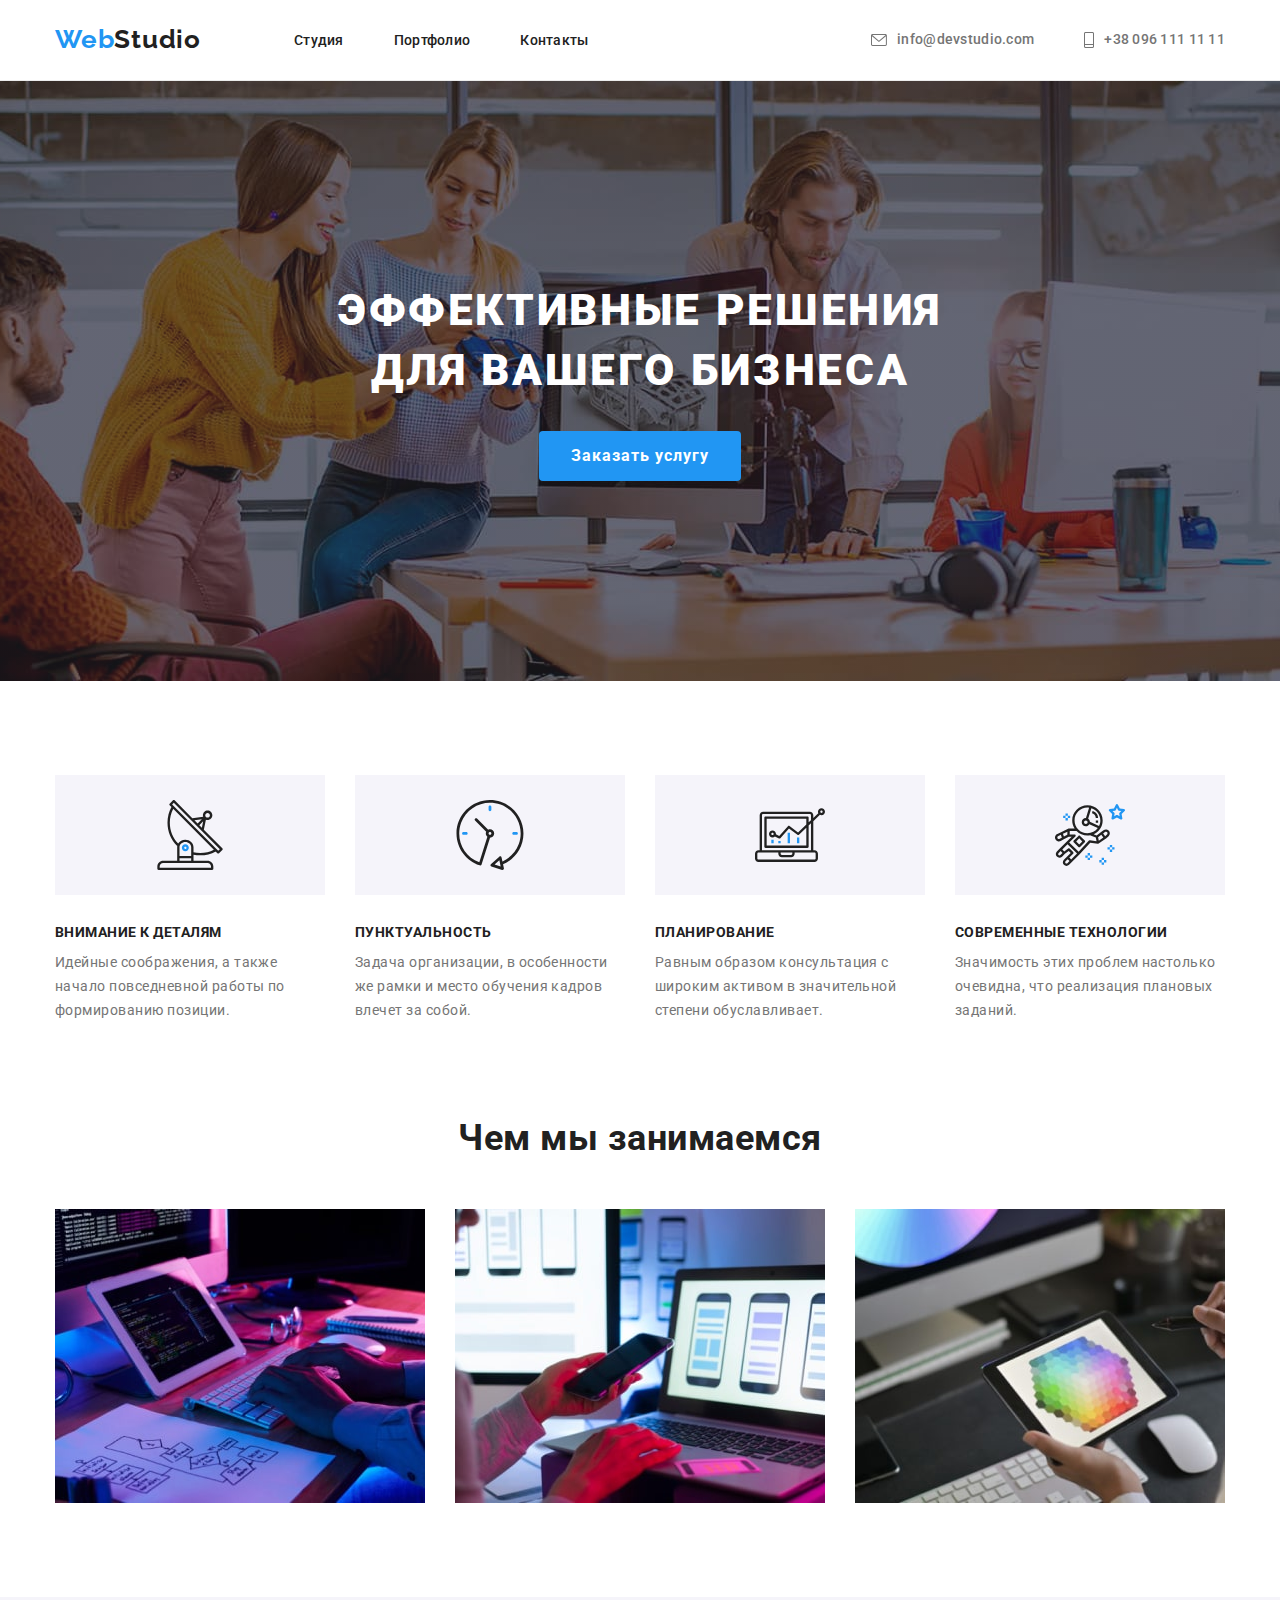
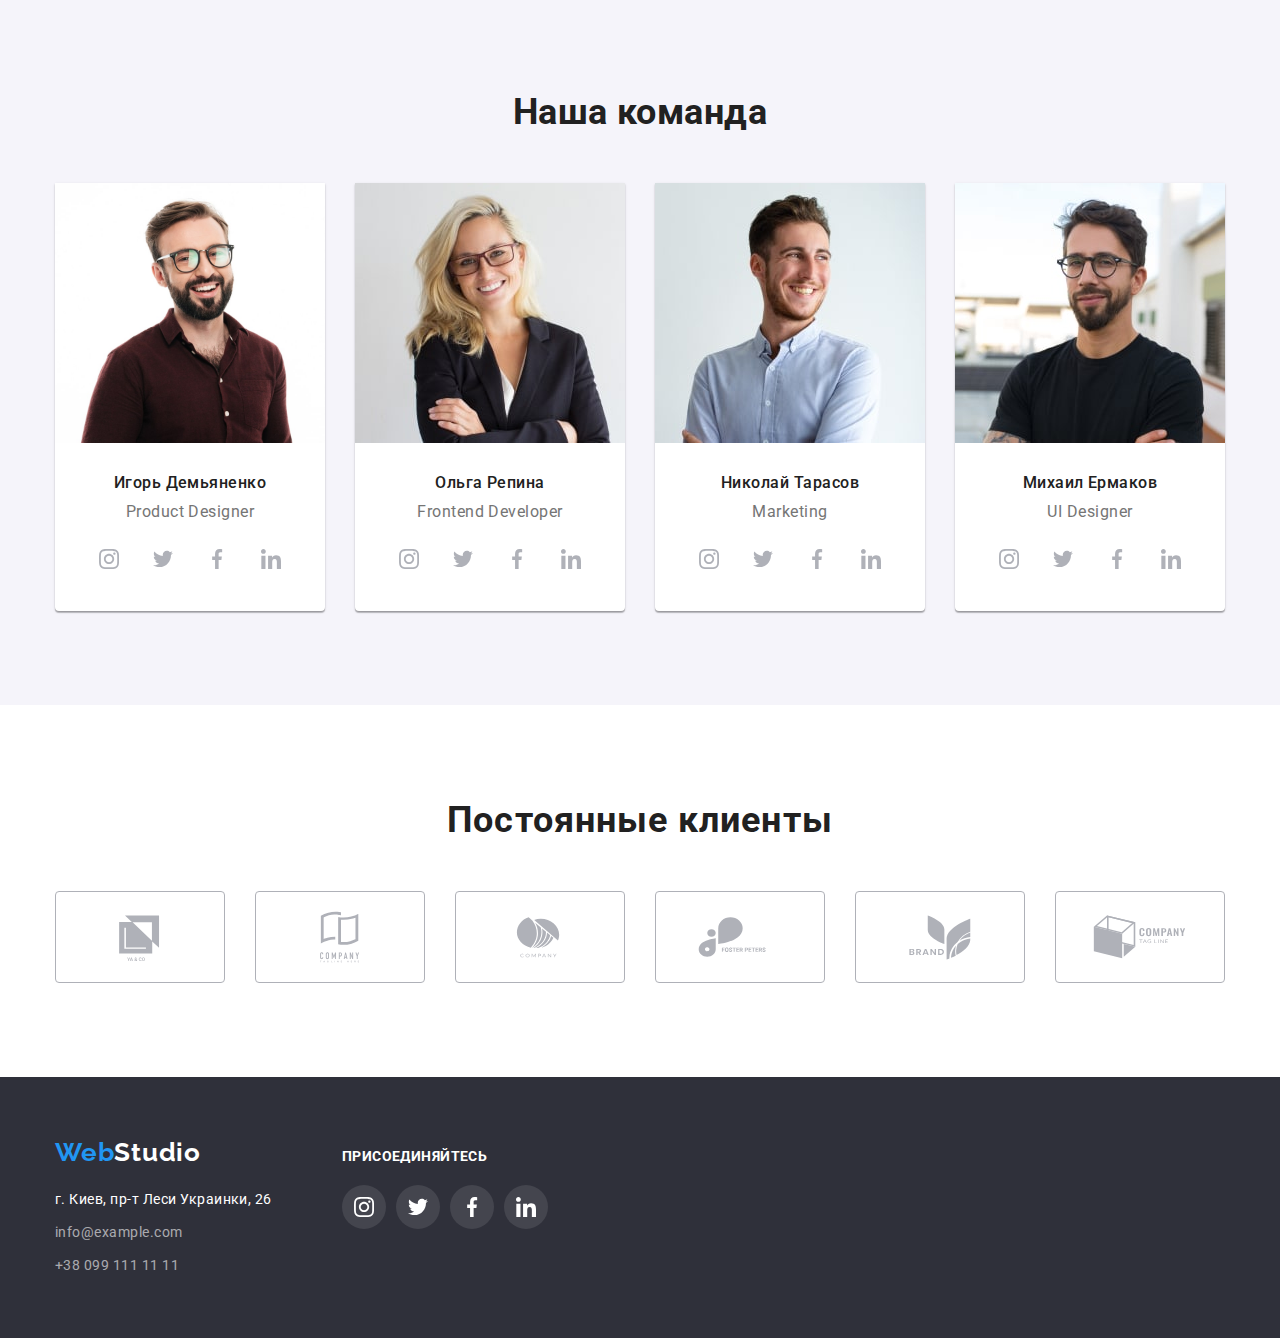
<file: index.html>
<!DOCTYPE html>
<html lang="ru">
    <head>
        <meta charset="UTF-8">
        <meta http-equiv="X-UA-Compatible" content="IE=edge">
        <meta name="viewport" content="width=device-width, initial-scale=1.0">
        <title>hw2</title>
        <link rel="stylesheet" href="https://fonts.googleapis.com/css2?family=Raleway:wght@700&family=Roboto:wght@400;500;700;900&display=swap"/>
        <link rel="stylesheet" href="https://cdnjs.cloudflare.com/ajax/libs/modern-normalize/1.1.0/modern-normalize.min.css
        
        
        
        " />
        <link rel="stylesheet" href="./css/styles.css"/>

    </head>
    <body class="page">
        <!--Шапка сайта -->
        <header class="hader">
            <div class="container">
                <nav class="site-nav">
                    <a class="logo-blue link" href="">Web<span class="logo-black">Studio</span></a>                
                
                    <ul class="site-nav list">
                        <li class="site-nav-item"><a class="link list-current" href="./index.html">Студия</a></li>
                        <li class="site-nav-item"><a class="link" href="./portfolio.html">Портфолио</a></li>
                        <li class="site-nav-item"><a class="link" href="./index.html">Контакты</a></li>
                    </ul>
                </nav>
                          
                <ul class="contact list">
                    <li class="cont"><a class="contact-link link mail" href="mailto:info@devstudio.com">
                        <svg class="icon-contact mail" width="16" height="12">
                            <use href="./images/icons.svg#icon-envelope"></use> 
                        </svg>info@devstudio.com</a>
                    </li>
                    <li class="cont"><a class="contact-link link tel" href="tel:+380961111111">
                        <svg class="icon-contact tel" width="10" height="16">
                            <use href="./images/icons.svg#icon-phone"></use>
                        </svg>+38 096 111 11 11</a>
                    </li>
                </ul>
                
            </div>    
        </header>
            
        <main>
            <!-- Герой -->
            <section class="hero">    
                <div class="container">
                    <h1 class="hero-title">ЭФФЕКТИВНЫЕ РЕШЕНИЯ
                        <br>
                        ДЛЯ ВАШЕГО БИЗНЕСА
                    </h1> 
                    <button class="button" type="button">
                        Заказать услугу
                    </button>
                </div>  
            </section>
            
            <!-- Преимущества -->
            
            <section class="section">
                <div class="container">
                    <h2 class="visually-hidden"><span >Наши преимущества</span></h2>
                    <ul class="feature-list list">
                        <li class="feature-title">
                            <div class="feature-icon">
                                <svg width="70" height="70">
                                    <use href="./images/icons.svg#icon-antena"></use>
                                </svg>
                            </div>
                            <h3 class="title">Внимание к деталям</h3>
                            <p class="title-item">Идейные соображения, а также начало повседневной работы по формированию позиции.</p>
                        </li>
                        <li class="feature-title">
                            <div class="feature-icon">
                                <svg width="70" height="70">
                                    <use href="./images/icons.svg#icon-clock"></use>
                                </svg>
                            </div>
                            <h3 class="title">Пунктуальность</h3>
                            <p class="title-item">Задача организации, в особенности же рамки и место обучения кадров влечет за собой.</p>
                        </li>
                        <li class="feature-title">
                            <div class="feature-icon">
                                <svg width="70" height="70">
                                    <use href="./images/icons.svg#icon-comp"></use>
                                </svg>
                            </div>
                            <h3 class="title">Планирование</h3>
                           <p class="title-item">Равным образом консультация c широким активом в значительной степени обуславливает.</p>
                         </li>
                        <li class="feature-title">
                            <div class="feature-icon">
                                <svg width="70" height="70">
                                    <use href="./images/icons.svg#icon-astronaut"></use>
                                </svg>
                            </div>
                            <h3 class="title">Современные технологии</h3>
                            <p class="title-item">Значимость этих проблем настолько очевидна, что реализация плановых заданий.</p>
                        </li>
                    </ul>
                </div>
            </section>
            
            <!-- Чем занимаемся -->
              
            <section class="section-doing section">
                 <div class="container">
                    <h2 class="section-title">Чем мы занимаемся</h2>
                    <ul class="work-list list">
                        <li class="working"><img src="./images/img-1.jpg" alt="Руководитель проверяет код" width="370" height="294"></li>
                        <li class="working"><img src="./images/img-2.jpg" alt="Работник настраивает экран" width="370" height="294"></li>
                        <li class="working"><img src="./images/img-3.jpg" alt="Работник ищет цвет" width="370" height="294"></li>
                    </ul>
                </div>      
            </section>        
             
                                  
            <!-- Наша команда -->
            <section class="section section-team">
                <div class="container">
                    <h2 class="section-title">Наша команда</h2> 
                    <ul class="team-name list">
                        <li class="staff">
                            <img src="./images/img-4.jpg" alt="Портрет работника" width="270" height="260">
                            <div class="our">
                                <h3 class="name">Игорь Демьяненко</h3>
                                <p class="position">Product Designer</p>
                                <ul class="masters-soc-list">
                                    <li class="masters-soc-item">
                                        <a href="" class="masters-soc-link">
                                            <svg class="masters-soc-icon" width="20" height="20">
                                                <use href="./images/icons.svg#icon-instagram"></use>
                                            </svg>
                                        </a>
                                    </li>
                                    <li class="masters-soc-item">
                                        <a href="" class="masters-soc-link">
                                            <svg class="masters-soc-icon" width="20" height="20">
                                                <use href="./images/icons.svg#icon-twitter"></use>
                                            </svg>
                                        </a>
                                    </li>
                                    <li class="masters-soc-item">
                                        <a href="" class="masters-soc-link">
                                            <svg class="masters-soc-icon" width="20" height="20">
                                                <use href="./images/icons.svg#icon-facebook"></use>
                                            </svg>
                                        </a>
                                    </li>
                                    <li class="masters-soc-item">
                                        <a href="" class="masters-soc-link">
                                            <svg class="masters-soc-icon" width="20" height="20">
                                                <use href="./images/icons.svg#icon-linkedin"></use>
                                            </svg>
                                        </a>
                                    </li>
                                </ul>
                            </div>        
                        </li>
                        <li class="staff">
                            <img src="./images/img-5.jpg" alt="Портрет работницы" width="270" height="260">
                            <div class="our">
                                <h3 class="name">Ольга Репина</h3>
                                <p class="position">Frontend Developer</p>
                                <ul class="masters-soc-list">
                                    <li class="masters-soc-item">
                                        <a href="" class="masters-soc-link">
                                            <svg class="masters-soc-icon" width="20" height="20">
                                                <use href="./images/icons.svg#icon-instagram"></use>
                                            </svg>
                                        </a>
                                    </li>
                                    <li class="masters-soc-item">
                                        <a href="" class="masters-soc-link">
                                            <svg class="masters-soc-icon" width="20" height="20">
                                                <use href="./images/icons.svg#icon-twitter"></use>
                                            </svg>
                                        </a>
                                    </li>
                                    <li class="masters-soc-item">
                                        <a href="" class="masters-soc-link">
                                            <svg class="masters-soc-icon" width="20" height="20">
                                                <use href="./images/icons.svg#icon-facebook"></use>
                                            </svg>
                                        </a>
                                    </li>
                                    <li class="masters-soc-item">
                                        <a href="" class="masters-soc-link">
                                            <svg class="masters-soc-icon" width="20" height="20">
                                                <use href="./images/icons.svg#icon-linkedin"></use>
                                            </svg>
                                        </a>
                                    </li>
                                </ul>
                            </div>
                        </li>
                        <li class="staff">
                            <img src="./images/img-6.jpg" alt="Портрет работника" width="270" height="260">
                            <div class="our">
                                <h3 class="name">Николай Тарасов</h3>
                                <p class="position">Marketing</p>
                                <ul class="masters-soc-list">
                                    <li class="masters-soc-item">
                                        <a href="" class="masters-soc-link">
                                            <svg class="masters-soc-icon" width="20" height="20">
                                                <use href="./images/icons.svg#icon-instagram"></use>
                                            </svg>
                                        </a>
                                    </li>
                                    <li class="masters-soc-item">
                                        <a href="" class="masters-soc-link">
                                            <svg class="masters-soc-icon" width="20" height="20">
                                                <use href="./images/icons.svg#icon-twitter"></use>
                                            </svg>
                                        </a>
                                    </li>
                                    <li class="masters-soc-item">
                                        <a href="" class="masters-soc-link">
                                            <svg class="masters-soc-icon" width="20" height="20">
                                                <use href="./images/icons.svg#icon-facebook"></use>
                                            </svg>
                                        </a>
                                    </li>
                                    <li class="masters-soc-item">
                                        <a href="" class="masters-soc-link">
                                            <svg class="masters-soc-icon" width="20" height="20">
                                                <use href="./images/icons.svg#icon-linkedin"></use>
                                            </svg>
                                        </a>
                                    </li>
                                </ul>
                            </div>
                        </li>
                        <li class="staff">
                            <img src="./images/img-7.jpg" alt="Портрет работника" width="270" height="260">
                            <div class="our">
                                <h3 class="name">Михаил Ермаков</h3>
                                <p class="position">UI Designer</p>
                                <ul class="masters-soc-list">
                                    <li class="masters-soc-item">
                                        <a href="" class="masters-soc-link">
                                            <svg class="masters-soc-icon" width="20" height="20">
                                                <use href="./images/icons.svg#icon-instagram"></use>
                                            </svg>
                                        </a>
                                    </li>
                                    <li class="masters-soc-item">
                                        <a href="" class="masters-soc-link">
                                            <svg class="masters-soc-icon" width="20" height="20">
                                                <use href="./images/icons.svg#icon-twitter"></use>
                                            </svg>
                                        </a>
                                    </li>
                                    <li class="masters-soc-item">
                                        <a href="" class="masters-soc-link">
                                            <svg class="masters-soc-icon" width="20" height="20">
                                                <use href="./images/icons.svg#icon-facebook"></use>
                                            </svg>
                                        </a>
                                    </li>
                                    <li class="masters-soc-item">
                                        <a href="" class="masters-soc-link">
                                            <svg class="masters-soc-icon" width="20" height="20">
                                                <use href="./images/icons.svg#icon-linkedin"></use>
                                            </svg>
                                        </a>
                                    </li>
                                </ul>
                            </div>
                        </li>
                    </ul>
                </div>
            </section>
            <!-- Наши клиенты -->
            <section class="section clients">        
                <div class="container">
                    <h2 class="client-title">Постоянные клиенты</h2>
                    <ul class="client-list">
                        <li class="client-icon">
                            <a href="" class="client-link">
                                <svg class="svg" width="106" height="60">
                                    <use class="use" href="./images/icons.svg#icon-client-1"></use>
                                </svg>
                            </a>    
                        </li>
                        <li class="client-icon">
                            <a href="" class="client-link">
                                <svg class="svg" width="106" height="60">
                                    <use  class="use" href="./images/icons.svg#icon-client-2"></use>
                                </svg>
                            </a>
                        </li>
                        <li class="client-icon">
                            <a href="" class="client-link">
                                <svg class="svg" width="106" height="60">
                                    <use class="use" href="./images/icons.svg#icon-client-3"></use>
                                </svg>
                            </a>
                        </li>
                        <li class="client-icon">
                            <a href="" class="client-link">
                                <svg class="svg" width="106" height="60">
                                    <use class="use" href="./images/icons.svg#icon-client-4"></use>
                                </svg>
                            </a>
                        </li>
                        <li class="client-icon">
                            <a href="" class="client-link">
                                <svg class="svg" width="106" height="60">
                                    <use class="use" href="./images/icons.svg#icon-client-5"></use>
                                </svg>
                            </a>
                        </li>
                        <li class="client-icon">
                            <a href="" class="client-link">
                                <svg class="svg" width="106" height="60">
                                    <use class="use" href="./images/icons.svg#icon-client-6"></use>
                                </svg>
                            </a>
                        </li>
                    </ul>
                </div>    
            </section>
            
        </main>
        <footer class="footer">
            <div class="container">
                
                <div class="footer-container">
                    <div class="logo-down">
                        <a class="logo-blue link-two" href="">Web<span class="logo-white">Studio</span></a>
                    </div>
                    <address>
                        <ul class="address list">
                            <li class="adr"><a class="city link-down" href="https://goo.gl/maps/exjHchh4HZXkeNrS6" rel="noopener noreferrer nofollow" target="_blank">г. Киев, пр-т Леси Украинки, 26</a></li>
                            <li class="adr"><a class="contact-item link-down" href="mailto:info@example.com">info@example.com</a></li>
                            <li class="adr"><a class="contact-item link-down" href="tel:+380991111111">+38 099 111 11 11</a></li>
                        </ul>
                    </address>
                </div> 
                <div class="social">
                    <h2 class="join-list">присоединяйтесь</h2>
                    <ul class="masters-soc-list">
                        <li class="masters-soc-item">
                            <a href="" class="masters-soc-link">
                                <svg class="masters-soc-icon-join" width="20" height="20">
                                    <use href="./images/icons.svg#icon-instagram"></use>
                                </svg>
                            </a>
                        </li>
                        <li class="masters-soc-item">
                            <a href="" class="masters-soc-link">
                                <svg class="masters-soc-icon-join" width="20" height="20">
                                    <use href="./images/icons.svg#icon-twitter"></use>
                                </svg>
                            </a>
                        </li>
                        <li class="masters-soc-item">
                            <a href="" class="masters-soc-link">
                                <svg class="masters-soc-icon-join" width="20" height="20">
                                    <use href="./images/icons.svg#icon-facebook"></use>
                                </svg>
                            </a>
                        </li>
                        <li class="masters-soc-item">
                            <a href="" class="masters-soc-link">
                                <svg class="masters-soc-icon-join" width="20" height="20">
                                    <use href="./images/icons.svg#icon-linkedin"></use>
                                </svg>
                            </a>
                        </li>
                    </ul>
                </div>   
            </div>        
        </footer>
    </body>
</html>
</file>
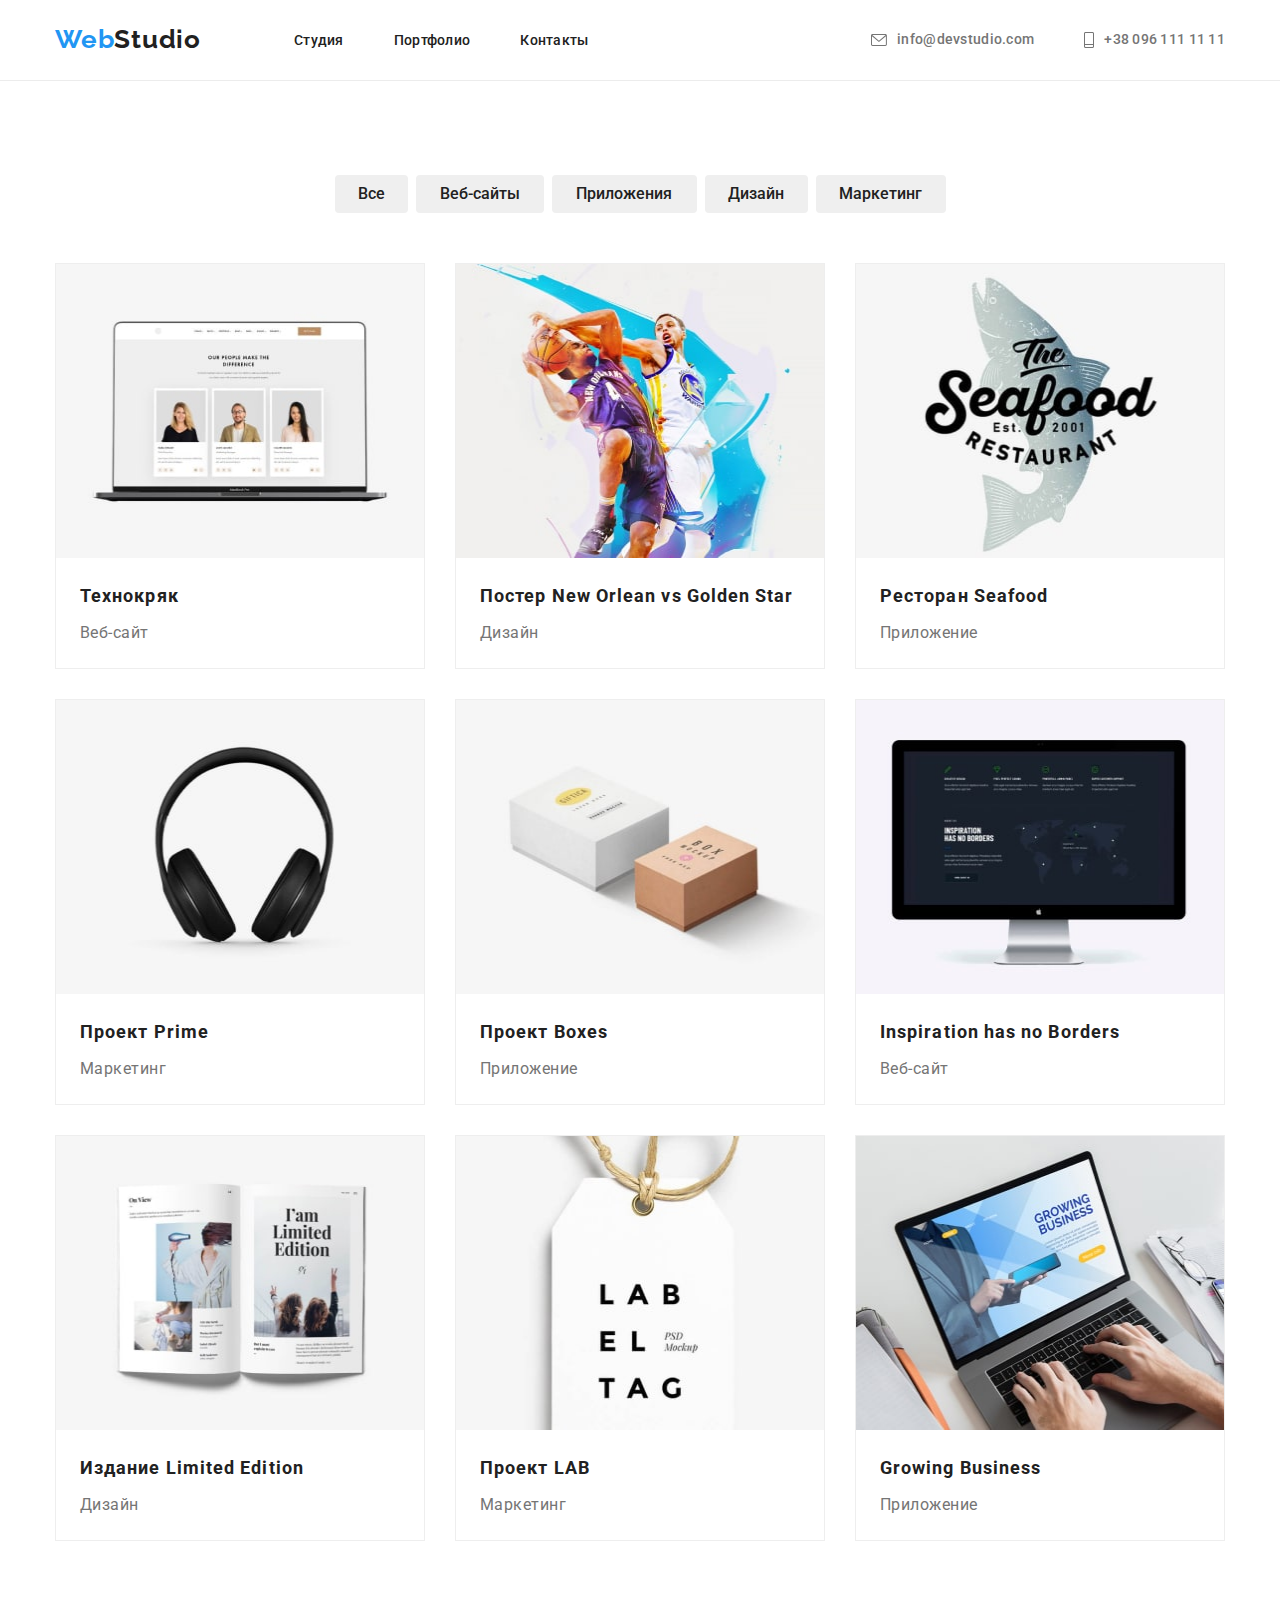
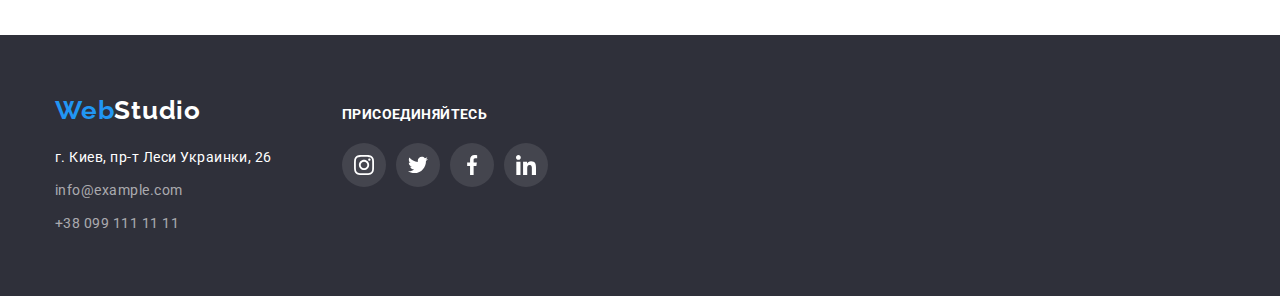
<file: portfolio.html>
<!DOCTYPE html>
<html lang="ru">

    <head>
        <meta charset="UTF-8">
        <meta http-equiv="X-UA-Compatible" content="IE=edge">
        <meta name="viewport" content="width=device-width, initial-scale=1.0">
        <title>hw2</title>
        <link href="https://fonts.googleapis.com/css2?family=Raleway:wght@700&family=Roboto:wght@400;500;700;900&display=swap"
            rel="stylesheet" />
        <link rel="stylesheet" href="https://cdnjs.cloudflare.com/ajax/libs/modern-normalize/1.1.0/modern-normalize.min.css
                
                
                
        " />
        <link rel="stylesheet" href="./css/styles.css" />

    </head>

    <body class="page">
    
        <header class="hader portfolio">
            <div class="container">
                <nav class="site-nav">
                    <a class="logo-blue link" href="">Web<span class="logo-black">Studio</span></a>
                  
                    <ul class="site-nav list">
                        <li class="site-nav-item"><a class="link" href="./index.html">Студия</a></li>
                        <li class="site-nav-item"><a class="link list-current" href="./portfolio.html" >Портфолио</a></li>
                        <li class="site-nav-item"><a class="link" href="./index.html">Контакты</a></li>
                    </ul>
                </nav>
            
                
                <ul class="contact list">
                    <li class="cont"><a class="contact-link link mail" href="mailto:info@devstudio.com">
                            <svg class="icon-contact mail" width="16" height="12">
                                <use href="./images/icons.svg#icon-envelope"></use>
                            </svg>info@devstudio.com</a>
                    </li>
                    <li class="cont"><a class="contact-link link tel" href="tel:+380961111111">
                            <svg class="icon-contact tel" width="10" height="16">
                                <use href="./images/icons.svg#icon-phone"></use>
                            </svg>+38 096 111 11 11</a>
                    </li>
                </ul>
                
            </div>
        </header>
        <main>
            <section class="section">
                <div class="container">
                    <h1 class="visually-hidden"><span >Фильтр</span></h1>
                    <ul class="filter list">
                        <li class="but"><button class="buttons one" type="button">Все</button></li>  
                        <li class="but"><button class="buttons two" type="button">Веб-сайты</button></li>
                        <li class="but"><button class="buttons three" type="button">Приложения</button></li>
                        <li class="but"><button class="buttons four" type="button">Дизайн</button></li>
                        <li class="but"><button class="buttons five" type="button">Маркетинг</button></li>  
                    </ul>     
                 
                    <ul class="project list">
                        <li class="pic">
                            <a class="link card" href="./index.html"><img src="./images/portfolio/img-10.jpg" alt="Экран ноутбука с открытым сайтом" width="370" height="294"/>
                                <div class="cards">
                                    <h2 class="project-name">Технокряк</h2>
                                    <p class="project-work">Веб-сайт</p>
                                </div>
                            </a>
                        </li>
                        <li class="pic">
                            <a class="link card" href="./index.html"><img src="./images/portfolio/img-11.jpg" alt="Два баскетболиста с мячом" width="370" height="294"/>
                                <div class="cards">
                                    <h2 class="project-name">Постер New Orlean vs Golden Star</h2>
                                    <p class="project-work">Дизайн</p>
                                </div>
                            </a>
                            
                        </li>
                        <li class="pic">
                            <a class="link card" href="./index.html"><img src="./images/portfolio/img-12.jpg" alt="Эмблема ресторана морской еды" width="370" height="294"/>
                                <div class="cards">
                                    <h2 class="project-name">Ресторан Seafood</h2>
                                    <p class="project-work">Приложение</p>
                                </div>
                            </a>
                        </li>
                        <li class="pic">
                            <a class="link card" href="./index.html"><img src="./images/portfolio/img-13.jpg" alt="Черные наушники" width="370" height="294"/>
                                <div class="cards">
                                    <h2 class="project-name">Проект Prime</h2>
                                    <p class="project-work">Маркетинг</p>
                                </div>
                            </a>
                        </li>
                        <li class="pic">
                            <a class="link card" href="./index.html"><img src="./images/portfolio/img-14.jpg" alt="Две коробки" width="370" height="294"/>
                                <div class="cards">
                                    <h2 class="project-name">Проект Boxes</h2>
                                    <p class="project-work">Приложение</p>
                                </div>
                            </a>
                        </li>
                        <li class="pic">
                            <a class="link card" href="./index.html"><img src="./images/portfolio/img-15.jpg" alt="Монитор компьютера с открытым сайтом" width="370" height="294"/>
                                <div class="cards">
                                    <h2 class="project-name">Inspiration has no Borders</h2>
                                    <p class="project-work">Веб-сайт</p>
                                </div>
                            </a>
                        </li>
                        <li class="pic">
                            <a class="link card" href="./index.html"><img src="./images/portfolio/img-16.jpg" alt="Открытая книга на английском языке" width="370" height="294"/>
                                <div class="cards">
                                    <h2 class="project-name">Издание Limited Edition</h2>
                                    <p class="project-work">Дизайн</p>
                                </div>
                            </a>
                        </li>
                        <li class="pic">
                            <a class="link card" href="./index.html"><img src="./images/portfolio/img-17.jpg" alt="Визитка на веревке" width="370" height="294"/>
                                <div class="cards">
                                    <h2 class="project-name">Проект LAB</h2>
                                    <p class="project-work">Маркетинг</p>
                                </div>
                            </a>
                        </li>
                        <li class="pic">
                            <a class="link card" href="./index.html"><img src="./images/portfolio/img-18.jpg" alt="Открытый ноутбук с загруженым сайтом" width="370" height="294"/>
                                <div class="cards">
                                    <h2 class="project-name">Growing Business</h2>
                                    <p class="project-work">Приложение</p>
                                </div>
                            </a>
                        </li>
                    </ul>
                </div>
            </section>
        </main>
        <footer class="footer">
            <div class="container">
        
                <div class="footer-container">
                    <div class="logo-down">
                        <a class="logo-blue link-two" href="">Web<span class="logo-white">Studio</span></a>
                    </div>
                    <address>
                        <ul class="address list">
                            <li class="adr"><a class="city link-down" href="https://goo.gl/maps/exjHchh4HZXkeNrS6"
                                    rel="noopener noreferrer nofollow" target="_blank">г. Киев, пр-т Леси Украинки, 26</a></li>
                            <li class="adr"><a class="contact-item link-down"
                                    href="mailto:info@example.com">info@example.com</a></li>
                            <li class="adr"><a class="contact-item link-down" href="tel:+380991111111">+38 099 111 11 11</a>
                            </li>
                        </ul>
                    </address>
                </div>
                <div class="social">
                    <h2 class="join-list">присоединяйтесь</h2>
                    <ul class="masters-soc-list">
                        <li class="masters-soc-item">
                            <a href="" class="masters-soc-link">
                                <svg class="masters-soc-icon-join" width="20" height="20">
                                    <use href="./images/icons.svg#icon-instagram"></use>
                                </svg>
                            </a>
                        </li>
                        <li class="masters-soc-item">
                            <a href="" class="masters-soc-link">
                                <svg class="masters-soc-icon-join" width="20" height="20">
                                    <use href="./images/icons.svg#icon-twitter"></use>
                                </svg>
                            </a>
                        </li>
                        <li class="masters-soc-item">
                            <a href="" class="masters-soc-link">
                                <svg class="masters-soc-icon-join" width="20" height="20">
                                    <use href="./images/icons.svg#icon-facebook"></use>
                                </svg>
                            </a>
                        </li>
                        <li class="masters-soc-item">
                            <a href="" class="masters-soc-link">
                                <svg class="masters-soc-icon-join" width="20" height="20">
                                    <use href="./images/icons.svg#icon-linkedin"></use>
                                </svg>
                            </a>
                        </li>
                    </ul>
                </div>
            </div>
        </footer>
    </body>
</html>
</file>
<file: css/styles.css>
/* хедер background: #FFFFFF; */
/* цвет заголовки color: #212121;*/
/* основной текст color: #757575;*/
/* акцент цвет ссылки веб и Студия color: #2196F3; */
/* Эффективные решения осн color: #FFFFFF*;/
/* Эффективные решения фон background: #2F303A; */
/*  Чем занимаемся фон background: #E5E5E5; */
/* Наша команда background: #F5F4FA; */
/* футер background: #2F303A; */
/* адресс внизу color: rgba(255, 255, 255, 0.6); */
/* абзацы color: #757575; */

:root {
    --primary-text-color: #757575;
    --title-text-color: #212121;
    --primary-white-color:#FFFFFF;
    --accent-color: #2196F3;
    --hero-bgd-color: #2F303A;
    --team-bgd-color: #F5F4FA;
    --contact-color: rgba(255, 255, 255, 0.6);
    --backgrcolor: rgba(255, 255, 255, 0.1)
    --border-button-color: #ECECEC;
    --background-color: #E5E5E5;
    --border-color: #EEEEEE;
    --bgcolor: #C4C4C4;
    --icon-color: #AFB1B8;
    --bowshadow-one: rgba(0, 0, 0, 0.1);
    --boxshadow-two: rgba(0, 0, 0, 0.08);
    --boxshadow-three: rgba(0, 0, 0, 0.12);
    --boxshadow-four: rgba(0, 0, 0, 0.06);
    --boxshadow-five: rgba(0, 0, 0, 0.16);
    --bshsix: rgba(0, 0, 0, 0.14);
    --bshseven: rgba(0, 0, 0, 0.2);
}
.page {
    font-family: 'Roboto', sans-serif;
    letter-spacing: 0.03em;
    background-color: var(--primary-white-color);
    color: var(--primary-text-color);
}
h1,
h2,
h3,
h4,
h5,
h6,
p {
    margin-top: 0;
    margin-bottom: 0;
}
img {
    display: block;
    max-width: 100%;
}
.container {
    width: 1200px;
    padding-left: 15px;
    padding-right: 15px;
    margin-left: auto;
    margin-right: auto;
    
}
/* Header */
ul {
    list-style: none;
    padding: 0;
    margin: 0;
}
.link,
.link-two,
.link-down {
    text-decoration: none;
}

.site-nav.list {
    display: flex;
    padding-top: 0;
    padding-bottom: 0;
}

.logo {
    display: inline-block;
}
.hader .container {
    display: flex;
    align-items: center;
}
.hader {
    border-bottom: 1px solid #ECECEC;
}
.site-nav-item {
    margin-right: 50px;
}
.site-nav-item:last-child {
    margin-right: 0;
}
.site-nav {
    display: flex;
    align-items: center;
}

.site-nav .link .list-current + .link {
    margin-left: 50px;
}

.contact.list {
    display: flex;
    margin-left: auto;    
}
.contact .cont + .cont,
.contact .connect-item + .connect-item{
    display: block;
    margin-left: 50px;
}
 
/* Site nav */

.site-nav-item .link {
    font-weight: 500;
    font-size: 14px;
    line-height: 1.14;
    letter-spacing: 0.02em;
    color: var(--title-text-color);
}
.logo-blue {
    font-family: 'Raleway';
    font-weight: 700;
    font-size: 26px;
    line-height: 1.19;
    letter-spacing: 0.03em;
    color: var(--accent-color);
}
.logo-blue.link {
    margin-right: 93px;
    padding-top: 24px;
    padding-bottom: 25px;
}

.logo-black {
    font-family: inherit;
    color: var(--title-text-color);
}

.logo-white {
    font-family: inherit;
    color: var(--primary-white-color);
}
.link:hover,
.link:focus {
    color: var(--accent-color); 
}

.site-nav .link .list-current {
    color: var(--accent-color);
}
.contact {
    font-weight: 500;
    font-size: 14px;
    line-height: 1.14;
    letter-spacing: 0.02em;
}
.contact-link {
    display: flex;
    align-items: center;
    color: var(--primary-text-color);
}
.contact-link .icon-contact:hover,
.contact-link .icon-contact:focus {
    color: var(--primary-text-color); 
    fill: var(--accent-color);
}
.icon-contact::before {
    display: flex;
    align-items: center;    
}
.icon-contact {
    margin-right: 10px;
    fill: currentColor;
    text-align: justify;
}
/* Filter Portfolio */
.filter {
    font-weight: 500;
    font-size: 16px;
    line-height: 1.62;
    letter-spacing: 0.03em;
}
.filter {
    display: flex;
    justify-content: center;
    font-size: 16px;
    margin-bottom: 50px;
}
.filter .but + .but {
    margin-left: 8px;
}
.filter .buttons-all {
    color: var(--primary-white-color);
    background-color: var(--accent-color);
    cursor: pointer;
    font-weight: 500;
    border: none;
    padding: 6px 22px;
    border-radius: 4px;
}
.filter .buttons {
    color: var(--title-text-color);
    cursor: pointer;
    font-weight: 500;
    border: none;
    padding: 6px 22px;
    border-radius: 4px;
}
.filter .buttons-all:hover,
.filter .buttons-all:focus {
    background-color: var(--accent-color);
    color: var(--primary-white-color);
}

.filter .buttons:hover,
.filter .buttons:focus {
    background-color: var(--accent-color);
    color: var(--primary-white-color);

    background-color: var(--accent-color);
    
    box-shadow: 0px 3px 1px var(--bowshadow-one),
    0px 1px 2px var(--boxshadow-two),
    0px 2px 2px var(--boxshadow-three);
    border-radius: 4px;
}   
.project {
    display: flex;
    flex-wrap: wrap;
}
.pic {
    width: 370px;    
}
.card {
    display: block;
}
.card:hover,
.card:focus { 
    background-color: var(--primary-white-color);
    border: 1px solid var(--border-color);
    box-sizing: border-box;
    box-shadow: 0px 1px 1px var(--boxshadow-three),
    0px 4px 4px var(--boxshadow-four),
    1px 4px 6px var(--boxshadow-five);
}
.project.list .pic {
    display: block;
    width: calc((100% - 60px) / 3);
    margin-right: 30px;
    margin-bottom: 30px;
    
    border: 1px solid var(--border-color);
}
.project.list .pic:nth-child(3n) {
    margin-right: 0;
} 
.project.list .pic:nth-last-child(-n+3) {
    margin-bottom: 0;
}

/* Герой */
.hero {
    padding: 200px 0;
    text-align: center;
    background-image: linear-gradient(to right,
        rgba(47, 48, 58, 0.4), 
        rgba(47, 48, 58, 0.4)), 
    url(../images/hero-bgo.jpg);
    background-repeat: no-repeat;
    background-position: center;
    background-size: cover;
    margin-right: auto;
    margin-left: auto;
    max-width: 1600px;
    height: 600px;
    background-color: var(--bgcolor);    
    
}
.hero {
    font-size: 14px;
    letter-spacing: 0.06em;
    text-align: center;
    background-color: var(--hero-bgd-color);
    color: var(--primary-white-color);
}
.hero-title {
    font-weight: 900;
    font-size: 44px;
    line-height: 1.36;
    letter-spacing: 0.06em;
    text-align: center;
    text-transform: uppercase;
    margin-bottom: 30px;
}

/* Buttons */

.button {
    font-family: 'Roboto';
    font-weight: 700;
    font-size: 16px;
    line-height: 1.88;
    text-align: center;
    align-items: center;
    border: none;
    padding: 10px 32px;
    cursor: pointer;
    color: var(--primary-white-color);
    background: var(--accent-color);
    box-shadow: 0px 4px 4px, rgba(0, 0, 0, 0.15);
    border-radius: 4px;
    letter-spacing: 0.06em;
}
.hero .button {
    display: inline-block;
    text-align: center;
    margin: 0;
}
.button:hover,
.button:focus {
    background-color: var(--primary-text-color) ;
}
.but .one {
    width: 73px;
    height: 38px;
}
.but .two {
    width: 128px;
    height: 38px;
}
.but .three {
    width: 145px;
    height: 38px;
}
.but .four {
    width: 103px;
    height: 38px;
}
.but .five {
    width: 130px;
    height: 38px;
}

/* Преимущества */

.section {
    padding-top: 94px;
    padding-bottom: 94px;
}

.title {
    margin-bottom: 10px;
}
.first-item {
    margin-top: 10px;
}
.feature-icon {
    display: flex;
    align-items: center;
    justify-content: center;
    margin-bottom: 30px;
    width: 270px;
    height: 120px;
    background-color: var(--team-bgd-color);

}
.feature-title {
    width: 270px;
    margin-right: 30px;
}
.feature-title:nth-child(4n) {
    margin-right: 0;
}
.visually-hidden {
    position: absolute;
    width: 1px;
    height: 1px;
    margin: -1px;
    border: 0;
    padding: 0;
    white-space: nowrap;
    clip-path: inset(100%);
    clip: rect(0 0 0 0);
    overflow: hidden;
}
.feature-list {
    display: flex;   
}   
.feature-title {
    margin-top: 0;
}
.title {
    font-weight: 700;
    font-size: 14px;
    line-height: 1.14;
    text-transform: uppercase;
    color: var(--title-text-color);
}
.title-item {
    font-size: 14px;
    line-height: 1.71;    
}

/* Чем занимаемся */

.section-doing {
    padding-top: 0;
}
.section-title {
    font-weight: 700;
    font-size: 36px;
    line-height: 1.17;
    color: var(--title-text-color);
} 
.section-title {
    margin-bottom: 50px;
    text-align: center;
}
.container .section-title {
    text-align: center;
}
.work-list {
    display: flex;
}
.working {
    flex-basis: auto;
}
.work-list > .working  {
    flex-basis: calc(100% - 60px/3);
}
.work-list > .working + .working {
    margin-left: 30px;
}
.work-list {
    font-size: 14px;
    text-align: center;
}
.cards {
    border-radius: 0px 0px 4px 4px;
    padding: 20px 24px;
}
.project-name {
    font-weight: 700;
    font-size: 18px;
    line-height: 2;
    letter-spacing: 0.06em;
    color: var(--title-text-color);
}
.project-name {
    margin-bottom: 4px;
}
.project-work {
    font-size: 16px;
    line-height: 1.88;
    color: var(--primary-text-color);
}

/* Наша команда */

.section-team {
    background-color: var(--team-bgd-color);    
}
.team-name {
    font-size: 16px;
    line-height: 1.88;
    text-align: center;    
}
.team-name {
    display: flex;    
}
.staff {
    width: 270px;
    margin-right: 30px;
    margin-left: 0;
    
    box-shadow: 0px 1px 3px var(--boxshadow-three),
    0px 1px 1px var(--bshsix),
    0px 2px 1px var(--bshseven);
    border-radius: 0px 0px 4px 4px;
}
.staff:nth-child(4n) {
    margin-right: 0;
}
.our {
    padding-top: 30px;
    padding-bottom: 30px;    
}

.name {
    font-weight: 500;
    font-size: 16px;
    line-height: 1.19;
    color: var(--title-text-color);
    margin-bottom: 10px;
}
.position {
    font-size: 16px;
    line-height: 1.19;
    color: var(--primary-text-color);
    margin-bottom: 16px;  
}
.masters-soc-list {
    display: flex;
    justify-content: center;
}
.masters-soc-item + .masters-soc-item {
    margin-left: 10px;
}
.masters-soc-link {
    display: flex;
    justify-content: center;
    align-items: center;
    width: 44px;
    height: 44px;
    background-color: var(--backgrcolor) ;
    border-radius: 50%;
        
    fill: var(--primary-white-color);
}
.masters-soc-icon {
    fill: var(--icon-color);
}

.masters-soc-link:hover,
.masters-soc-link:focus {
    fill: var(--primary-white-color);
    background-color: var(--accent-color);
    
}
.masters-soc-link:hover .masters-soc-icon {
    fill: var(--primary-white-color);
}
.masters-soc-link:focus .masters-soc-icon {
    fill: var(--primary-white-color);
}
.masters-soc-item {
    background-color: rgba(255, 255, 255, 0.1);
    border-radius: 50%;
}
    

.staff {
    background-color: var(--primary-white-color);
}


/* Наши клиенты */

.clients {
    background-color: var(--primary-white-color);
    
}
.client-title {
    font-weight: 700;
    font-size: 36px;
    line-height: 1.17;
    text-align: center;
    letter-spacing: 0.03em;
    
    color: var(--title-text-color);
    margin-bottom: 50px;
}
.client-list {
    display: flex;
    
    
}
.client-link {
    border-color: var(--icon-color);
    padding-top: 16px;
    padding-bottom: 16px;
    padding-left: 32px;
    padding-right: 32px;
    height: 100%;
    width: 100%;
    box-sizing: border-box;
    background-color: transparent;
    display: flex;
}
.client-icon {
    width: 170px;
    height: 92px;
    border: 1px solid var(--icon-color);
    border-radius: 4px;
}

.svg {
    fill: var(--icon-color)
}
.client-link:hover,
.client-link:focus {
    border-color: var(--accent-color);
    fill: var(--accent-color);
}
.client-link:hover .svg {
    fill: var(--accent-color);
    border-color: var(--accent-color);
    
}
.client-icon + .client-icon {
    margin-left: 30px;   
}
.client-icon:first-child {
    margin-left: 0;
}
.client-icon:hover,
.client-icon:focus {
    border-color: var(--accent-color);
}

/* Футер */
.footer {
    background-color: var(--hero-bgd-color);
    font-size: 14px;
}
.footer {
    padding-top: 60px;
    padding-bottom: 60px;
}
.footer .container {
    display: flex;
    align-items: baseline;
    
}
.address {
    font-style: normal;
}
.address-list {
    display: inline-block;    
}
.address .adr + .adr {
    margin-top: 9px;
}
.city {
    font-size: 14px;
    line-height: 1.71;
    color: var(--primary-white-color);
}
.city {
    margin-top: 20px;
    margin-bottom: 9px;
}
.contact-item {
    font-size: 14px;
    line-height: 1.71;
    color: var(--contact-color);
    
}
.contact-item:not(:last-child) {
    margin-top: 9px;
    margin-bottom: 9px;
}
.contact-item:last-child {
    margin-top: 9px;
    margin-bottom: 30px;
}
.contact-item:hover,
.contact-item:focus,
.city:hover,
.city:focus {
    color: var(--accent-color);
}
.logo-down {
    display: inline-block;
    margin-bottom: 20px;
      
}
.social {
    margin-left: 70px;       
}
.join-list {
    font-weight: 700;
    font-size: 14px;
    line-height: 1.14;
    letter-spacing: 0.03em;
    text-transform: uppercase;
    
    color: var(--primary-white-color);
    display: flex;
    margin-bottom: 20px;
}
</file>
